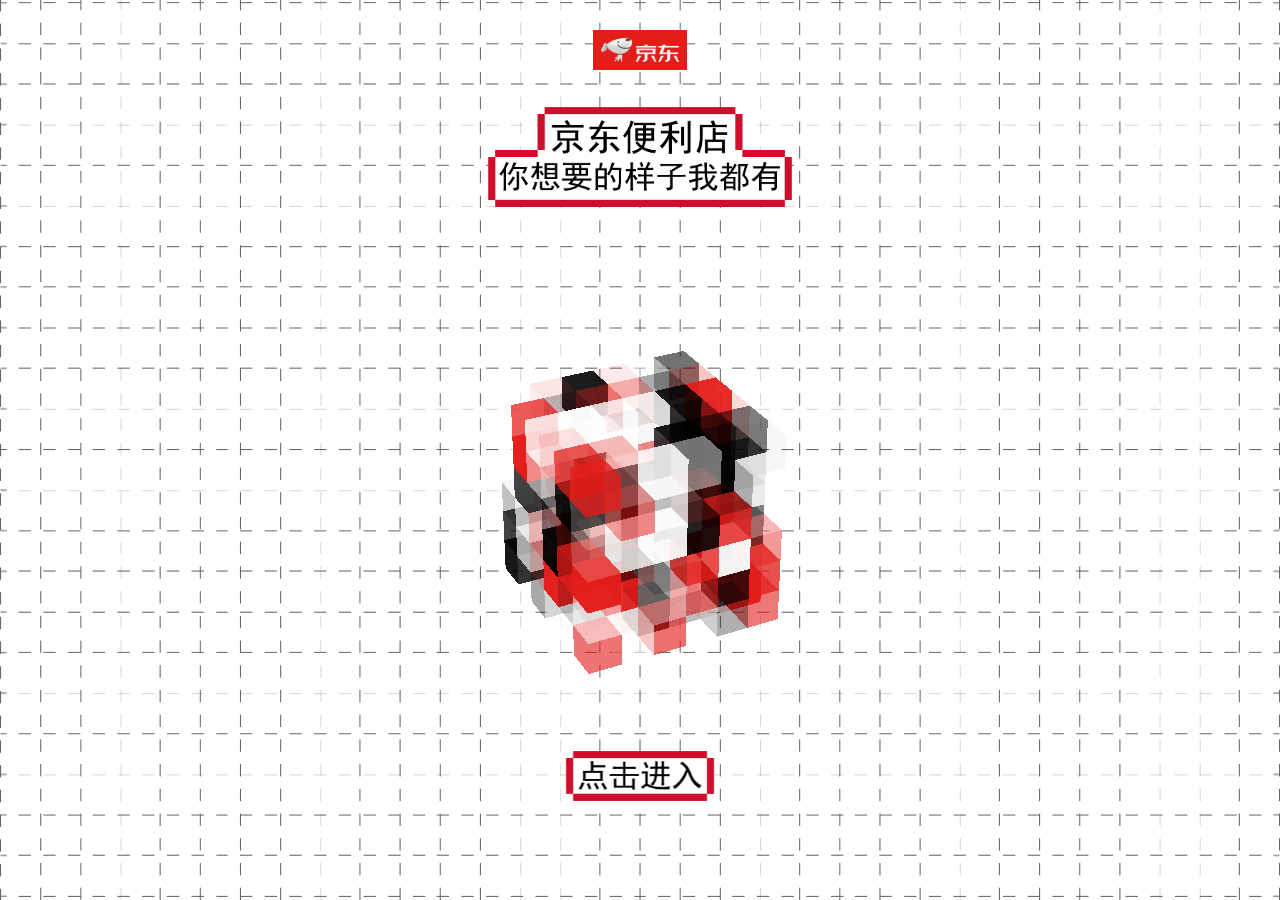
<file: index.html>
<html>
	<head>
		<title>JD convenience shop</title>
        <meta name="viewport" content="width=device-width, user-scalable=no, minimum-scale=1.0, maximum-scale=1.0">
        
        <link rel="stylesheet" type="text/css" href="https://oiooiiio.github.io/jdcvs-h5/css/main.css" />

        <script type="text/javascript" src="https://oiooiiio.github.io/jdcvs-h5/js/three.js"></script>
        <script type="text/javascript" src="https://oiooiiio.github.io/jdcvs-h5/js/stats.js"></script>
        <script type="text/javascript" src="https://oiooiiio.github.io/jdcvs-h5/js/OBJLoader.js" ></script>	
        <script type="text/javascript" src="https://oiooiiio.github.io/jdcvs-h5/js/MTLLoader.js" ></script>
        <script type="text/javascript" src="https://oiooiiio.github.io/jdcvs-h5/js/html2canvas.js" ></script>
    </head>
    <body id="view"> 
        <div id="logo"><img src="https://oiooiiio.github.io/jdcvs-h5/img/jd.png"  alt="JDlogo" height="40pt" /></div>
        <div id="title"><img src="https://oiooiiio.github.io/jdcvs-h5/img/title.png"  alt="title" height="100pt" /></div>
        <div class="botton"><a href="https://oiooiiio.github.io/jdcvs-h5/printing.html" ><img src="https://oiooiiio.github.io/jdcvs-h5/img/enter.png"  alt="botton" height="50pt" /></a></div>
        <script>
            //统一声明变量
            var container, stats;
			var camera, scene, light, raycaster, renderer;
			var mouse = new THREE.Vector2();
            var radius = 100, theta = 0;
            var tanFOV, windowHeight;
            var colors = ['#E31D1A', '#FFFFFF', '#000000'];
            var random_color_index = Math.floor(Math.random() * colors.length);
            var color = colors[random_color_index];
            var obj0 = new THREE.Object3D();
            var hasTouch = 'ontouchstart' in window,
            startEvent = hasTouch ? 'touchstart' : 'mousedown',
            moveEvent = hasTouch ? 'touchmove' : 'mousemove',
            endEvent = hasTouch ? 'touchend' : 'mouseup',
            cancelEvent = hasTouch ? 'touchcancel' : 'mouseup';

            draw();

            function init(){
                //scene
                scene = new THREE.Scene();

                //camera
                camera = new THREE.PerspectiveCamera(30, window.innerWidth/window.innerHeight, 1, 10000);

                // renderer 
                renderer = new THREE.WebGLRenderer({alpha: true});
                renderer.setPixelRatio( window.devicePixelRatio );
                renderer.setSize( window.innerWidth, window.innerHeight );
                document.body.appendChild( renderer.domElement );

                //raycaster
                raycaster = new THREE.Raycaster();

                //light
                light = new THREE.PointLight( 0xFAFAD2 , 0.5);
                light.position.set( 0, 70, -80 );
                scene.add( light );

                light = new THREE.PointLight( 0xFAFAD2 , 1.5);
                light.position.set( 25, 0, 80 );
                scene.add( light );

                for ( var k = 0; k < 6; k ++ ) {
                    for ( var i = 0; i < 6; i ++ ) {
                        for ( var j = 0; j < 6; j ++ ) {
                            var random_color_index = Math.floor(Math.random() * colors.length);
                            var color = colors[random_color_index];
                            var geometry = new THREE.BoxBufferGeometry( 5, 5, 5 );
                            var material = new THREE.MeshBasicMaterial( { color: color, transparent: true, alpha:true} );
                            material.opacity = Math.random();
                            material.transparent = true;
                            var mesh = new THREE.Mesh( geometry, material );
                            mesh.position.x = 11- ( 5 * i );
                            mesh.position.y = 5 - ( 5 * k );;
                            mesh.position.z = 15 - ( 5 * j );
                            mesh.opacity = 0.5;
                            mesh.transparent = true;
                            obj0.add(mesh);
                        }
                    }
                }
                obj0.rotation.x = 0.5;
                obj0.rotation.y = 0.75;
                
                obj0.opacity = 0.1;
                obj0.transparent = obj0.opacity < 1;
                scene.add(obj0);
                             

                // Event Listeners
                document.addEventListener( startEvent , onMouseDown, false );
                document.addEventListener( endEvent , onMouseup, false );
                window.addEventListener( 'resize', onWindowResize, false );

                // remember these initial values
                tanFOV = Math.tan( ( ( Math.PI / 180 ) * camera.fov / 2 ) );
                windowHeight = window.innerHeight;
            }

            function onWindowResize( event ) {

                camera.aspect = window.innerWidth / window.innerHeight;

                // adjust the FOV   屏幕尺寸变化但是模型大小不变
                //camera.fov = ( 360 / Math.PI ) * Math.atan( tanFOV * ( window.innerHeight / windowHeight ) );

                camera.updateProjectionMatrix();
                camera.lookAt( scene.position );

                renderer.setSize( window.innerWidth, window.innerHeight );
            }

            function animate() {
				requestAnimationFrame( animate );
				render();
			}

            function render() {
                theta += 0.01;

                obj0.rotation.y = theta;

                camera.position.z = 240;
				camera.lookAt( scene.position );
				camera.updateMatrixWorld();

                renderer.render( scene, camera );
                
			}
            
            function draw(){
                init();
                animate();
            }
            
            function onMouseDown(event){
                mouseDown = true;
                if(startEvent == 'touchstart')
                {
                    mouseX = event.changedTouches[0].clientX;
                    mouse.set( event.changedTouches[0].clientX, event.changedTouches[0].clientY );
                }
                else{ 
                    mouseX = event.clientX; 
                    mouse.set( event.clientX, event.clientY );
                }

                document.addEventListener( moveEvent , onMouseMove2, false );
                console.log(mouseX);
                
            }

            function onMouseup(event){      
                mouseDown = false;

                document.removeEventListener( moveEvent , onMouseMove2);
            }

            function onMouseMove2(event){
                event.preventDefault();
                if(!mouseDown){
                    return;
                }
                if(startEvent == 'touchstart')
                {
                    var deltaX = event.changedTouches[0].clientX - mouseX;
                    mouseX = event.changedTouches[0].clientX;
                }
                else{ 
                    var deltaX = event.clientX - mouseX;
                    mouseX = event.clientX;
                }       
                
                rotateScene(deltaX);        
                
            }

            //设置模型旋转速度，可以根据自己的需要调整
            function rotateScene(deltaX){
                var deg = deltaX/150;
                //deg 设置模型旋转的弧度
                obj0.rotation.y += deg;
                
                render();
            }

        </script>
    </body>
</html>
</file>
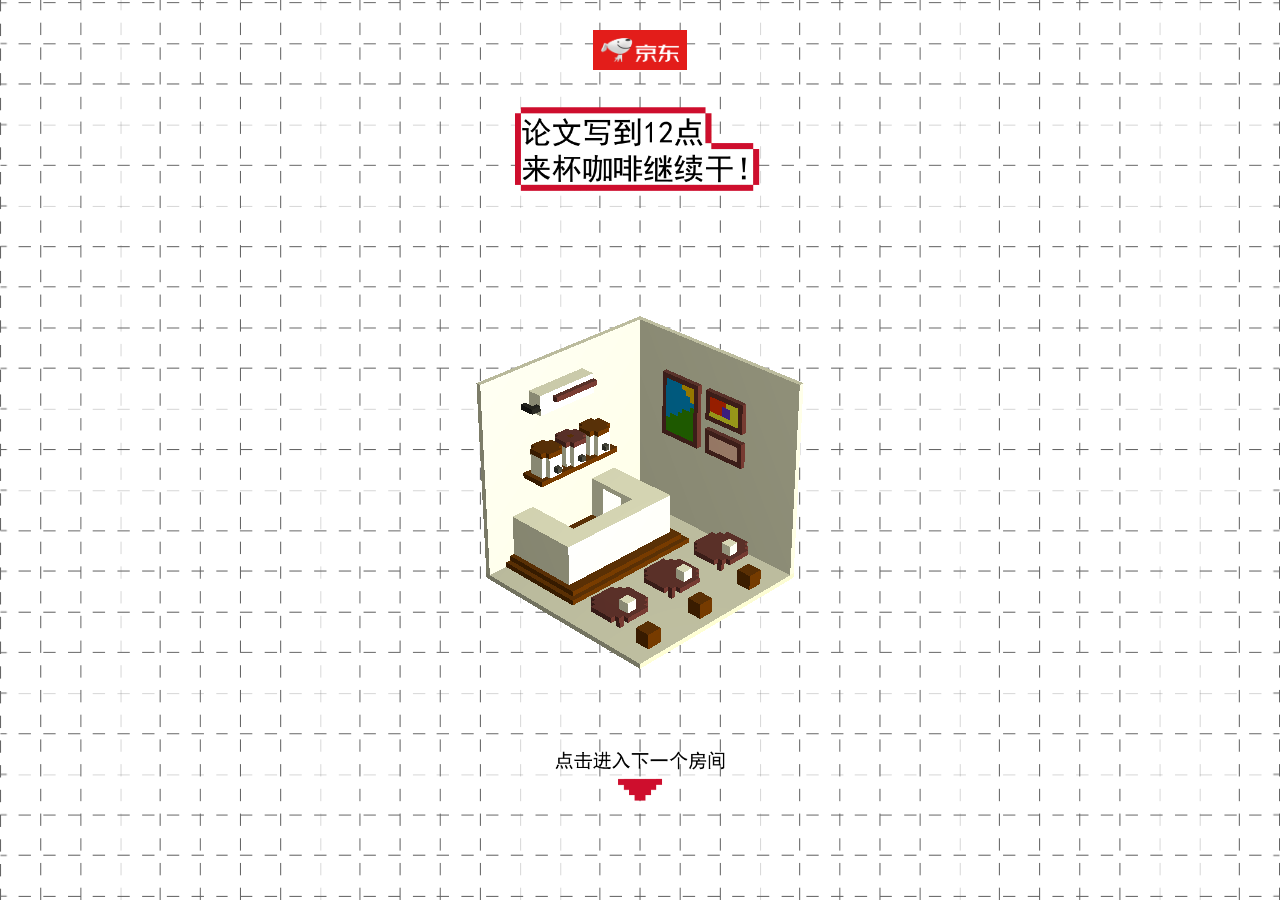
<file: coffee.html>
<html>
	<head>
		<title>Coffee SHOP</title>
        <meta name="viewport" content="width=device-width, user-scalable=no, minimum-scale=1.0, maximum-scale=1.0">
        
        <link rel="stylesheet" type="text/css" href="https://oiooiiio.github.io/jdcvs-h5/css/main.css" />

        <script type="text/javascript" src="https://oiooiiio.github.io/jdcvs-h5/js/three.js"></script>
        <script type="text/javascript" src="https://oiooiiio.github.io/jdcvs-h5/js/stats.js"></script>
        <script type="text/javascript" src="https://oiooiiio.github.io/jdcvs-h5/js/OBJLoader.js" ></script>	
        <script type="text/javascript" src="https://oiooiiio.github.io/jdcvs-h5/js/MTLLoader.js" ></script>
    </head>
    <body> 
        <div id="logo"><img src="https://oiooiiio.github.io/jdcvs-h5/img/jd.png"  alt="JDlogo" height="40pt" /></div>
        <div id="title"><img src="https://oiooiiio.github.io/jdcvs-h5/img/coffee.png"  alt="title" width= 250pt /></div>
        <div class="botton"><a href="https://oiooiiio.github.io/jdcvs-h5/fixing.html"><img src="https://oiooiiio.github.io/jdcvs-h5/img/next.png"  alt="botton" height="50pt" /></div>
        <script>
            //统一声明变量
            var container, stats;
			var camera, scene, light, raycaster, renderer;
            var obj0;
			var mouse = new THREE.Vector2(), INTERSECTED;
            var radius = 100, theta = 0;
            var tanFOV, windowHeight;
            var hasTouch = 'ontouchstart' in window,
            startEvent = hasTouch ? 'touchstart' : 'mousedown',
            moveEvent = hasTouch ? 'touchmove' : 'mousemove',
            endEvent = hasTouch ? 'touchend' : 'mouseup',
            cancelEvent = hasTouch ? 'touchcancel' : 'mouseup';

            draw();

            function init(){
                //scene
                scene = new THREE.Scene();

                //camera
                camera = new THREE.PerspectiveCamera(30, window.innerWidth/window.innerHeight, 1, 10000);

                // renderer 
                renderer = new THREE.WebGLRenderer({alpha: true});
                renderer.setPixelRatio( window.devicePixelRatio );
                renderer.setSize( window.innerWidth, window.innerHeight );
                document.body.appendChild( renderer.domElement );

                //raycaster
                raycaster = new THREE.Raycaster();

                //light
                light = new THREE.PointLight( 0xFAFAD2 , 0.5);
                light.position.set( 0, 70, -80 );
                scene.add( light );

                light = new THREE.PointLight( 0xFAFAD2 , 1.5);
                light.position.set( 25, 0, 80 );
                scene.add( light );

                //instantiate a mtlloader
                var mtlLoader = new THREE.MTLLoader();
                mtlLoader.setPath( 'models/coffee/' );
                mtlLoader.load( 'coffee.mtl', function( materials ) {

                    materials.preload();

                    // instantiate a objloader
                    var objLoader = new THREE.OBJLoader();
                    objLoader.setMaterials( materials );    //为模型添加素材
                    objLoader.setPath( 'models/coffee/' );         //为模型选择导入路径
                    // load a resource
                    objLoader.load(
                        // resource URL
                        '/coffee.obj',
                        // called when resource is loaded
                        function ( object ) {

                            obj0 = object;

                            obj0.position.y -= 0.6;
                            obj0.rotation.x += 0.5;
                            obj0.rotation.y -= 0.25*Math.PI;
                            // obj0.position.x = -1.4;
                            // obj0.position.y = -1.2;

                            object.children[0].geometry.center();
                            scene.add( object );

                        },
                        // called when loading is in progresses
                        function ( xhr ) {

                            console.log( ( xhr.loaded / xhr.total * 100 ) + '% loaded' );

                        },
                        // called when loading has errors
                        function ( error ) {

                            console.log( 'An error happened' );

                        }
                    );
                } );
                

                // Event Listeners
                document.addEventListener( startEvent , onMouseDown, false );
                document.addEventListener( endEvent , onMouseup, false );
                window.addEventListener( 'resize', onWindowResize, false );

                // remember these initial values
                tanFOV = Math.tan( ( ( Math.PI / 180 ) * camera.fov / 2 ) );
                windowHeight = window.innerHeight;
            }

            function onWindowResize( event ) {

                camera.aspect = window.innerWidth / window.innerHeight;

                // adjust the FOV   屏幕尺寸变化但是模型大小不变
                //camera.fov = ( 360 / Math.PI ) * Math.atan( tanFOV * ( window.innerHeight / windowHeight ) );

                camera.updateProjectionMatrix();
                camera.lookAt( scene.position );

                renderer.setSize( window.innerWidth, window.innerHeight );
            }

            function animate() {
				requestAnimationFrame( animate );
				render();
			}

            function render() {
                theta += 0.01;

                //obj0.rotation.y = theta;

                camera.position.z = 30;
				camera.lookAt( scene.position );
				camera.updateMatrixWorld();

                renderer.render( scene, camera );
                
			}
            
            function draw(){
                init();
                animate();
            }
            
            function onMouseDown(event){
                mouseDown = true;
                if(startEvent == 'touchstart')
                {
                    mouseX = event.changedTouches[0].clientX;
                    mouse.set( event.changedTouches[0].clientX, event.changedTouches[0].clientY );
                }
                else{ 
                    mouseX = event.clientX; 
                    mouse.set( event.clientX, event.clientY );
                }

                document.addEventListener( moveEvent , onMouseMove2, false );
                console.log(mouseX);
                
            }

            function onMouseup(event){      
                mouseDown = false;

                document.removeEventListener( moveEvent , onMouseMove2);
            }

            function onMouseMove2(event){
                event.preventDefault();
                if(!mouseDown){
                    return;
                }
                if(startEvent == 'touchstart')
                {
                    var deltaX = event.changedTouches[0].clientX - mouseX;
                    mouseX = event.changedTouches[0].clientX;
                }
                else{ 
                    var deltaX = event.clientX - mouseX;
                    mouseX = event.clientX;
                }       
                
                rotateScene(deltaX);        
                
            }

            //设置模型旋转速度，可以根据自己的需要调整
            function rotateScene(deltaX){
                var deg = deltaX/150;
                //deg 设置模型旋转的弧度
                obj0.rotation.y += deg;
                
                render();
            }


        </script>
    </body>
</html>
</file>
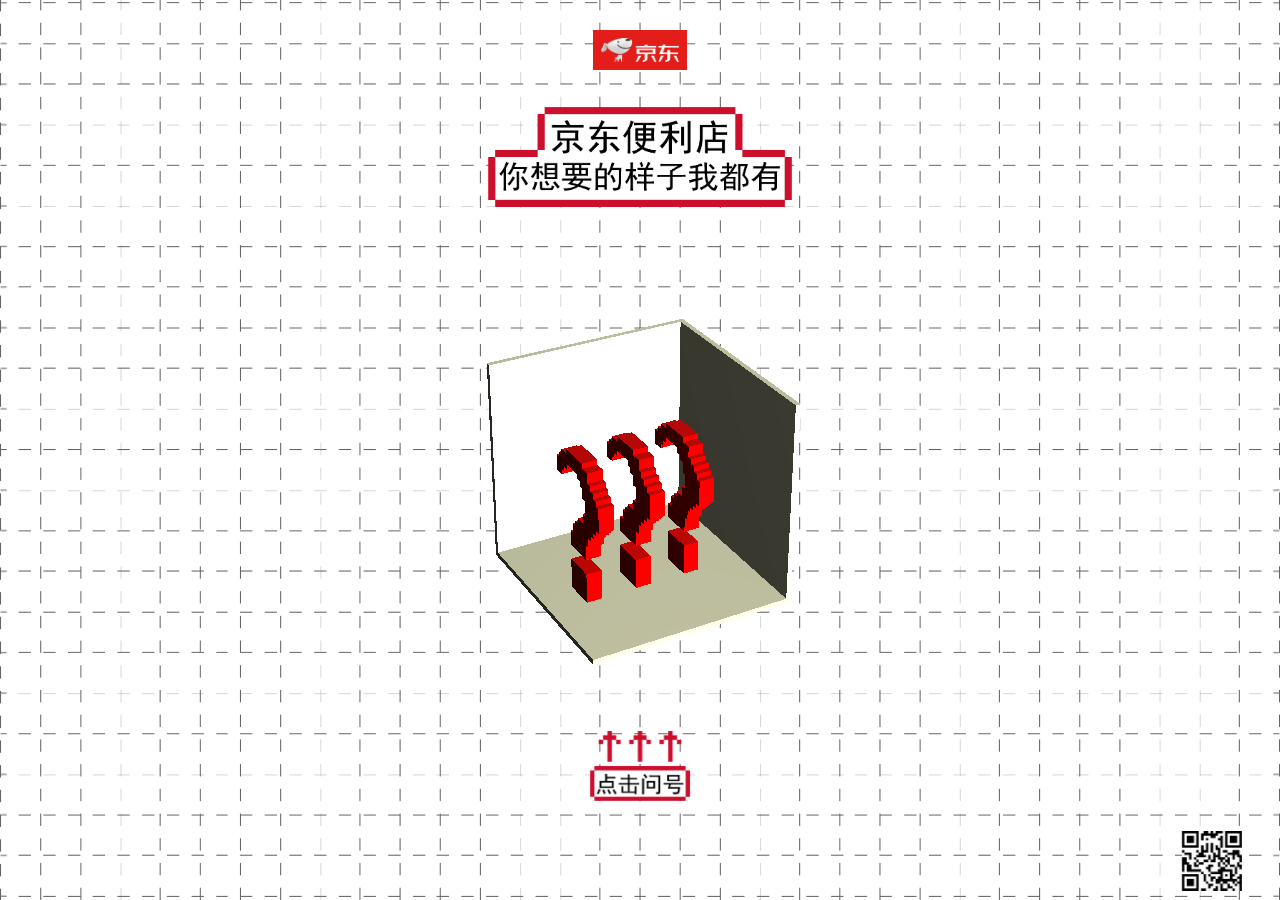
<file: create.html>
<html>
	<head>
		<title>JD convenience shop</title>
        <meta name="viewport" content="width=device-width, user-scalable=no, minimum-scale=1.0, maximum-scale=1.0">
        
        <link rel="stylesheet" type="text/css" href="https://oiooiiio.github.io/jdcvs-h5/css/main.css" />

        <script type="text/javascript" src="https://oiooiiio.github.io/jdcvs-h5/js/three.js"></script>
        <script type="text/javascript" src="https://oiooiiio.github.io/jdcvs-h5/js/stats.js"></script>
        <script type="text/javascript" src="https://oiooiiio.github.io/jdcvs-h5/js/OBJLoader.js" ></script>	
        <script type="text/javascript" src="https://oiooiiio.github.io/jdcvs-h5/js/MTLLoader.js" ></script>
        <script type="text/javascript" src="https://oiooiiio.github.io/jdcvs-h5/js/html2canvas.js" ></script>

    </head>
    <body id="view"> 
        <div id="logo"><img src="https://oiooiiio.github.io/jdcvs-h5/img/jd.png"  alt="JDlogo" height="40pt" /></div>
        <div id="title"><img src="https://oiooiiio.github.io/jdcvs-h5/img/title.png"  alt="title" height="100pt" /></div>
        <div class="botton" id="select" onclick="select();"><img src="https://oiooiiio.github.io/jdcvs-h5/img/question.png"  alt="botton" height="70pt" /></div>
        <div class="botton"  id="create" onclick="takeScreenshot();" style="display:none;"><img src="https://oiooiiio.github.io/jdcvs-h5/img/create.png"  alt="botton" height="70pt" /></div>
        <a id="download" href="" download="downImg"></a>
        <div id="pixel" ><img src="https://oiooiiio.github.io/jdcvs-h5/img//1561027939.png"  alt="botton" height="60pt" /></div>
        <div id="myp"></div>
        <script>
            //统一声明变量
            var container, stats;
			var camera, scene, light, raycaster, renderer;
			var mouse = new THREE.Vector2();
            var radius = 100, theta = -0.5*Math.PI;
            var tanFOV, windowHeight;
            var colors = ['#E31D1A', '#FFFFFF', '#000000'];
            var random_color_index = Math.floor(Math.random() * colors.length);
            var color = colors[random_color_index];
            var obj0, obj1, obj2, obj3, obj4, obj5, obj6 = new THREE.Object3D();
            var hasTouch = 'ontouchstart' in window,
            startEvent = hasTouch ? 'touchstart' : 'mousedown',
            moveEvent = hasTouch ? 'touchmove' : 'mousemove',
            endEvent = hasTouch ? 'touchend' : 'mouseup',
            cancelEvent = hasTouch ? 'touchcancel' : 'mouseup';

            draw();

            function init(){
                //scene
                scene = new THREE.Scene();

                //camera
                camera = new THREE.PerspectiveCamera(30, window.innerWidth/window.innerHeight, 1, 10000);

                // renderer 
                renderer = new THREE.WebGLRenderer({preserveDrawingBuffer:true, alpha: true});
                renderer.setPixelRatio( window.devicePixelRatio );
                renderer.setSize( window.innerWidth, window.innerHeight );
                document.body.appendChild( renderer.domElement );

                //raycaster
                raycaster = new THREE.Raycaster();

                //light
                light = new THREE.PointLight( 0xFAFAD2 , 0.5);
                light.position.set( 0, 70, -80 );
                scene.add( light );

                light = new THREE.PointLight( 0xFAFAD2 , 1.5);
                light.position.set( 25, 0, 80 );
                scene.add( light );

                //instantiate a mtlloader
                var mtlLoader = new THREE.MTLLoader();
                mtlLoader.setPath( 'models/question/' );
                mtlLoader.load( 'question.mtl', function( materials ) {

                    materials.preload();

                    // instantiate a objloader
                    var objLoader = new THREE.OBJLoader();
                    objLoader.setMaterials( materials );    //为模型添加素材
                    objLoader.setPath( 'models/question/' );         //为模型选择导入路径
                    // load a resource
                    objLoader.load(
                        // resource URL
                        '/question.obj',
                        // called when resource is loaded
                        function ( object ) {

                            obj0 = object;

                            obj0.position.y -= 0.6;
                            obj0.rotation.x += 0.5;
                            obj0.rotation.y -= 0.5*Math.PI;
                            // obj0.position.x = -1.4;
                            // obj0.position.y = -1.2;

                            obj0.children[0].geometry.center();
                            scene.add( obj0 );

                        },
                        // called when loading is in progresses
                        function ( xhr ) {

                            console.log( ( xhr.loaded / xhr.total * 100 ) + '% loaded' );

                        },
                        // called when loading has errors
                        function ( error ) {

                            console.log( 'An error happened' );

                        }
                    );
                } );

                var mtlLoader1 = new THREE.MTLLoader();
                mtlLoader1.setPath( 'models/printing/' );
                mtlLoader1.load( 'printing.mtl', function( materials ) {

                    materials.preload();

                    // instantiate a objloader
                    var objLoader = new THREE.OBJLoader();
                    objLoader.setMaterials( materials );    //为模型添加素材
                    objLoader.setPath( 'models/printing/' );         //为模型选择导入路径
                    // load a resource
                    objLoader.load(
                        // resource URL
                        '/printing.obj',
                        // called when resource is loaded
                        function ( object ) {

                            obj1 = object;

                            obj1.position.y -= 0.6;
                            obj1.rotation.x += 0.5;
                            obj1.rotation.y -= 0.25*Math.PI;
                            // obj1.position.x = -1.4;
                            // obj1.position.y = -1.2;

                            obj1.children[0].geometry.center();

                        },
                        // called when loading is in progresses
                        function ( xhr ) {

                            console.log( ( xhr.loaded / xhr.total * 100 ) + '% loaded' );

                        },
                        // called when loading has errors
                        function ( error ) {

                            console.log( 'An error happened' );

                        }
                    );
                } );

                var mtlLoader2 = new THREE.MTLLoader();
                mtlLoader2.setPath( 'models/washing/' );
                mtlLoader2.load( 'washing.mtl', function( materials ) {

                    materials.preload();

                    // instantiate a objloader
                    var objLoader = new THREE.OBJLoader();
                    objLoader.setMaterials( materials );    //为模型添加素材
                    objLoader.setPath( 'models/washing/' );         //为模型选择导入路径
                    // load a resource
                    objLoader.load(
                        // resource URL
                        '/washing.obj',
                        // called when resource is loaded
                        function ( object ) {

                            obj2 = object;

                            obj2.position.y -= 0.6;
                            obj2.rotation.x += 0.5;
                            obj2.rotation.y -= 0.25*Math.PI;
                            // obj2.position.x = -1.4;
                            // obj2.position.y = -1.2;

                            obj2.children[0].geometry.center();

                        },
                        // called when loading is in progresses
                        function ( xhr ) {

                            console.log( ( xhr.loaded / xhr.total * 100 ) + '% loaded' );

                        },
                        // called when loading has errors
                        function ( error ) {

                            console.log( 'An error happened' );

                        }
                    );
                } );

                var mtlLoader3 = new THREE.MTLLoader();
                mtlLoader3.setPath( 'models/selling/' );
                mtlLoader3.load( 'selling.mtl', function( materials ) {

                    materials.preload();

                    // instantiate a objloader
                    var objLoader = new THREE.OBJLoader();
                    objLoader.setMaterials( materials );    //为模型添加素材
                    objLoader.setPath( 'models/selling/' );         //为模型选择导入路径
                    // load a resource
                    objLoader.load(
                        // resource URL
                        '/selling.obj',
                        // called when resource is loaded
                        function ( object ) {

                            obj3 = object;

                            obj3.position.y -= 0.6;
                            obj3.rotation.x += 0.5;
                            obj3.rotation.y -= 0.25*Math.PI;
                            // obj3.position.x = -1.4;
                            // obj3.position.y = -1.2;

                            obj3.children[0].geometry.center();

                        },
                        // called when loading is in progresses
                        function ( xhr ) {

                            console.log( ( xhr.loaded / xhr.total * 100 ) + '% loaded' );

                        },
                        // called when loading has errors
                        function ( error ) {

                            console.log( 'An error happened' );

                        }
                    );
                } );

                var mtlLoader4 = new THREE.MTLLoader();
                mtlLoader4.setPath( 'models/coffee/' );
                mtlLoader4.load( 'coffee.mtl', function( materials ) {

                    materials.preload();

                    // instantiate a objloader
                    var objLoader = new THREE.OBJLoader();
                    objLoader.setMaterials( materials );    //为模型添加素材
                    objLoader.setPath( 'models/coffee/' );         //为模型选择导入路径
                    // load a resource
                    objLoader.load(
                        // resource URL
                        '/coffee.obj',
                        // called when resource is loaded
                        function ( object ) {

                            obj4 = object;

                            obj4.position.y -= 0.6;
                            obj4.rotation.x += 0.5;
                            obj4.rotation.y -= 0.25*Math.PI;
                            // obj4.position.x = -1.4;
                            // obj4.position.y = -1.2;

                            obj4.children[0].geometry.center();

                        },
                        // called when loading is in progresses
                        function ( xhr ) {

                            console.log( ( xhr.loaded / xhr.total * 100 ) + '% loaded' );

                        },
                        // called when loading has errors
                        function ( error ) {

                            console.log( 'An error happened' );

                        }
                    );
                } );

                var mtlLoader5 = new THREE.MTLLoader();
                mtlLoader5.setPath( 'models/expressing/' );
                mtlLoader5.load( 'expressing.mtl', function( materials ) {

                    materials.preload();

                    // instantiate a objloader
                    var objLoader = new THREE.OBJLoader();
                    objLoader.setMaterials( materials );    //为模型添加素材
                    objLoader.setPath( 'models/expressing/' );         //为模型选择导入路径
                    // load a resource
                    objLoader.load(
                        // resource URL
                        '/expressing.obj',
                        // called when resource is loaded
                        function ( object ) {

                            obj5 = object;

                            obj5.position.y -= 0.6;
                            obj5.rotation.x += 0.5;
                            obj5.rotation.y -= 0.25*Math.PI;
                            // obj5.position.x = -1.4;
                            // obj5.position.y = -1.2;

                            obj5.children[0].geometry.center();

                        },
                        // called when loading is in progresses
                        function ( xhr ) {

                            console.log( ( xhr.loaded / xhr.total * 100 ) + '% loaded' );

                        },
                        // called when loading has errors
                        function ( error ) {

                            console.log( 'An error happened' );

                        }
                    );
                } );

                var mtlLoader6 = new THREE.MTLLoader();
                mtlLoader6.setPath( 'models/fixing/' );
                mtlLoader6.load( 'fixing.mtl', function( materials ) {

                    materials.preload();

                    // instantiate a objloader
                    var objLoader = new THREE.OBJLoader();
                    objLoader.setMaterials( materials );    //为模型添加素材
                    objLoader.setPath( 'models/fixing/' );         //为模型选择导入路径
                    // load a resource
                    objLoader.load(
                        // resource URL
                        '/fixing.obj',
                        // called when resource is loaded
                        function ( object ) {

                            obj6 = object;

                            obj6.position.y -= 0.6;
                            obj6.rotation.x += 0.5;
                            obj6.rotation.y -= 0.25*Math.PI;
                            // obj6.position.x = -1.4;
                            // obj6.position.y = -1.2;

                            obj6.children[0].geometry.center();

                        },
                        // called when loading is in progresses
                        function ( xhr ) {

                            console.log( ( xhr.loaded / xhr.total * 100 ) + '% loaded' );

                        },
                        // called when loading has errors
                        function ( error ) {

                            console.log( 'An error happened' );

                        }
                    );
                } );

                // Event Listeners
                document.addEventListener( startEvent , onMouseDown, false );
                document.addEventListener( endEvent , onMouseup, false );
                window.addEventListener( 'resize', onWindowResize, false );

                // remember these initial values
                tanFOV = Math.tan( ( ( Math.PI / 180 ) * camera.fov / 2 ) );
                windowHeight = window.innerHeight;
            }

            function onWindowResize( event ) {

                camera.aspect = window.innerWidth / window.innerHeight;

                // adjust the FOV   屏幕尺寸变化但是模型大小不变
                //camera.fov = ( 360 / Math.PI ) * Math.atan( tanFOV * ( window.innerHeight / windowHeight ) );

                camera.updateProjectionMatrix();
                camera.lookAt( scene.position );

                renderer.setSize( window.innerWidth, window.innerHeight );
            }

            function animate() {
				requestAnimationFrame( animate );
				render();
			}

            function render() {
                theta += 0.01;

                //模型还未加载完毕就会被添加旋转参数 所以可能报错
                obj0.rotation.y = theta;

                camera.position.z = 30;
				camera.lookAt( scene.position );
				camera.updateMatrixWorld();

                renderer.render( scene, camera );
                
			}
            
            function draw(){
                init();
                animate();
            }
            
            function onMouseDown(event){
                mouseDown = true;
                if(startEvent == 'touchstart')
                {
                    mouseX = event.changedTouches[0].clientX;
                    mouse.set( event.changedTouches[0].clientX, event.changedTouches[0].clientY );
                }
                else{ 
                    mouseX = event.clientX; 
                    mouse.set( event.clientX, event.clientY );
                }

                document.addEventListener( moveEvent , onMouseMove2, false );
                console.log(mouseX);
                
            }

            function onMouseup(event){      
                mouseDown = false;

                document.removeEventListener( moveEvent , onMouseMove2);
            }

            function onMouseMove2(event){
                event.preventDefault();
                if(!mouseDown){
                    return;
                }
                if(startEvent == 'touchstart')
                {
                    var deltaX = event.changedTouches[0].clientX - mouseX;
                    mouseX = event.changedTouches[0].clientX;
                }
                else{ 
                    var deltaX = event.clientX - mouseX;
                    mouseX = event.clientX;
                }       
                
                rotateScene(deltaX);        
                
            }

            //设置模型旋转速度，可以根据自己的需要调整
            function rotateScene(deltaX){
                //rotation-speed
                var deg = deltaX/150;
                obj0.rotation.y += deg;
                obj1.rotation.y += deg;
                obj2.rotation.y += deg;
                obj3.rotation.y += deg;
                obj4.rotation.y += deg;
                obj5.rotation.y += deg;
                obj6.rotation.y += deg;
                
                render();
            }

            function select(){
                scene.remove(obj0);
                var mycars=new Array(obj6,obj1,obj2,obj3,obj4,obj5);
                scene.add(mycars[Math.ceil(Math.random()*5)]);     
                document.getElementById("select").style="display:none;";
                document.getElementById("create").style="display:;";
            }

            function takeScreenshot() {
                html2canvas(document.getElementById("view"),{useCORS:true}).then(function(canvas) {
                
                    document.getElementById("download").setAttribute("href",canvas.toDataURL());
                    document.getElementById("download").click();
                    var img =  document.createElement("img");
                    img.src =  canvas.toDataURL();
                    img.style.width = 100 + '%';

                    var myp = document.getElementById('myp'); 
                    myp.appendChild(img);

                    console.log(canvas.toDataURL()); 
                    console.log(document.getElementById("down"));

                }); 
            }
        </script>
    </body>
</html>
</file>
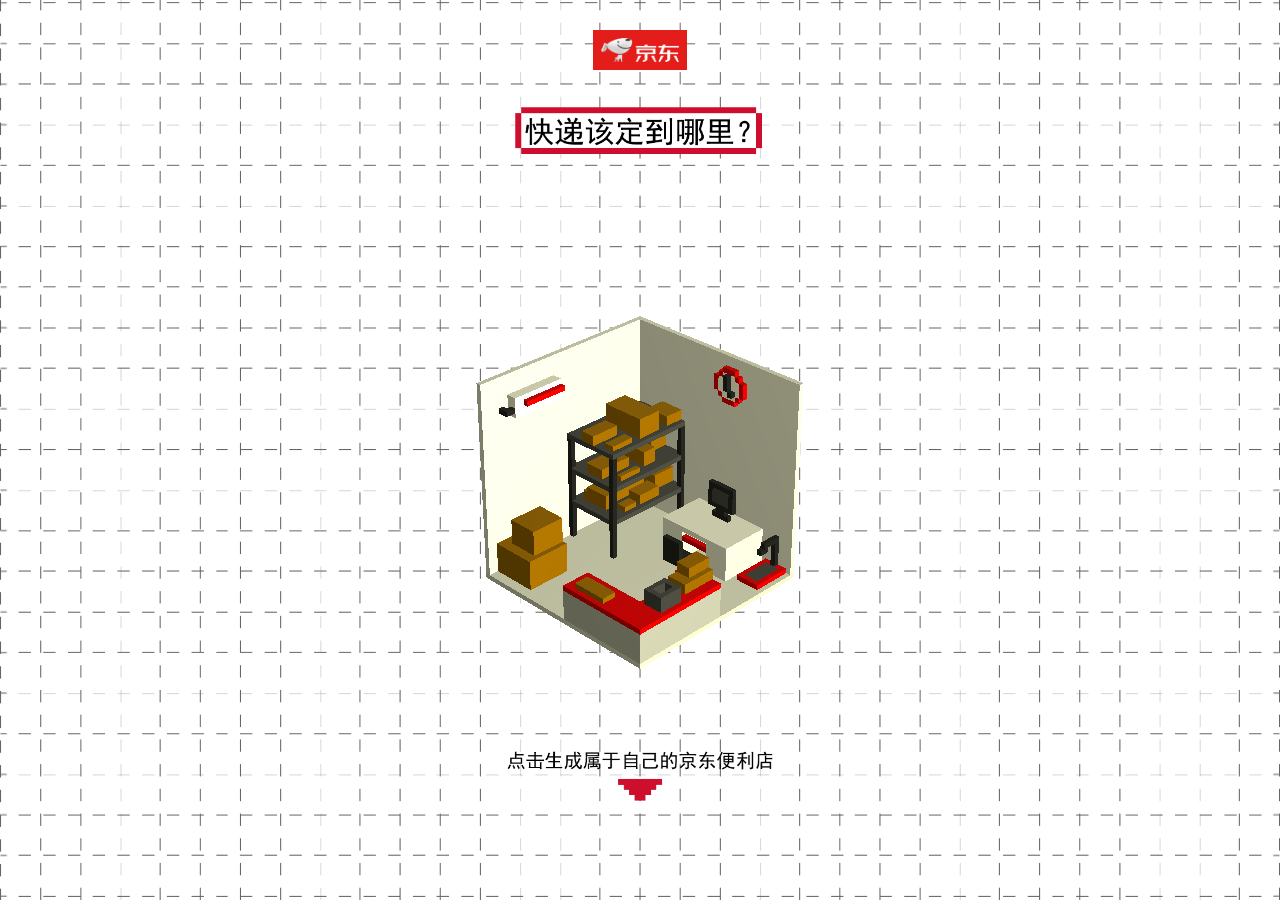
<file: expressing.html>
<html>
	<head>
		<title>Expressing</title>
        <meta name="viewport" content="width=device-width, user-scalable=no, minimum-scale=1.0, maximum-scale=1.0">
        
        <link rel="stylesheet" type="text/css" href="css/main.css" />

        <script type="text/javascript" src="js/three.js"></script>
        <script type="text/javascript" src="js/stats.js"></script>
        <script type="text/javascript" src="js/OBJLoader.js" ></script>	
        <script type="text/javascript" src="js/MTLLoader.js" ></script>
    </head>
    <body> 
        <div id="logo"><img src="img/jd.png"  alt="JDlogo" height="40pt" /></div>
        <div id="title"><img src="img/expressing.png"  alt="title" width= 250pt /></div>
        <div class="botton"><a href="create.html"><img src="img/next-2.png"  alt="botton" height="50pt" /></a></div>
        <script>
            //统一声明变量
            var container, stats;
			var camera, scene, light, raycaster, renderer;
            var obj0;
			var mouse = new THREE.Vector2(), INTERSECTED;
            var radius = 100, theta = 0;
            var tanFOV, windowHeight;
            var hasTouch = 'ontouchstart' in window,
            startEvent = hasTouch ? 'touchstart' : 'mousedown',
            moveEvent = hasTouch ? 'touchmove' : 'mousemove',
            endEvent = hasTouch ? 'touchend' : 'mouseup',
            cancelEvent = hasTouch ? 'touchcancel' : 'mouseup';

            draw();

            function init(){
                //scene
                scene = new THREE.Scene();

                //camera
                camera = new THREE.PerspectiveCamera(30, window.innerWidth/window.innerHeight, 1, 10000);

                // renderer 
                renderer = new THREE.WebGLRenderer({alpha: true});
                renderer.setPixelRatio( window.devicePixelRatio );
                renderer.setSize( window.innerWidth, window.innerHeight );
                document.body.appendChild( renderer.domElement );

                //raycaster
                raycaster = new THREE.Raycaster();

                //light
                light = new THREE.PointLight( 0xFAFAD2 , 0.5);
                light.position.set( 0, 70, -80 );
                scene.add( light );

                light = new THREE.PointLight( 0xFAFAD2 , 1.5);
                light.position.set( 25, 0, 80 );
                scene.add( light );

                //instantiate a mtlloader
                var mtlLoader = new THREE.MTLLoader();
                mtlLoader.setPath( 'models/expressing/' );
                mtlLoader.load( 'expressing.mtl', function( materials ) {

                    materials.preload();

                    // instantiate a objloader
                    var objLoader = new THREE.OBJLoader();
                    objLoader.setMaterials( materials );    //为模型添加素材
                    objLoader.setPath( 'models/expressing/' );         //为模型选择导入路径
                    // load a resource
                    objLoader.load(
                        // resource URL
                        '/expressing.obj',
                        // called when resource is loaded
                        function ( object ) {

                            obj0 = object;

                            obj0.position.y -= 0.6;
                            obj0.rotation.x += 0.5;
                            obj0.rotation.y -= 0.25*Math.PI;
                            // obj0.position.x = -1.4;
                            // obj0.position.y = -1.2;

                            object.children[0].geometry.center();
                            scene.add( object );

                        },
                        // called when loading is in progresses
                        function ( xhr ) {

                            console.log( ( xhr.loaded / xhr.total * 100 ) + '% loaded' );

                        },
                        // called when loading has errors
                        function ( error ) {

                            console.log( 'An error happened' );

                        }
                    );
                } );
                

                // Event Listeners
                document.addEventListener( startEvent , onMouseDown, false );
                document.addEventListener( endEvent , onMouseup, false );
                window.addEventListener( 'resize', onWindowResize, false );

                // remember these initial values
                tanFOV = Math.tan( ( ( Math.PI / 180 ) * camera.fov / 2 ) );
                windowHeight = window.innerHeight;
            }

            function onWindowResize( event ) {

                camera.aspect = window.innerWidth / window.innerHeight;

                // adjust the FOV   屏幕尺寸变化但是模型大小不变
                //camera.fov = ( 360 / Math.PI ) * Math.atan( tanFOV * ( window.innerHeight / windowHeight ) );

                camera.updateProjectionMatrix();
                camera.lookAt( scene.position );

                renderer.setSize( window.innerWidth, window.innerHeight );
            }

            function animate() {
				requestAnimationFrame( animate );
				render();
			}

            function render() {
                theta += 0.01;

                //obj0.rotation.y = theta;

                camera.position.z = 30;
				camera.lookAt( scene.position );
				camera.updateMatrixWorld();

                renderer.render( scene, camera );
                
			}
            
            function draw(){
                init();
                animate();
            }
            
            function onMouseDown(event){
                mouseDown = true;
                if(startEvent == 'touchstart')
                {
                    mouseX = event.changedTouches[0].clientX;
                    mouse.set( event.changedTouches[0].clientX, event.changedTouches[0].clientY );
                }
                else{ 
                    mouseX = event.clientX; 
                    mouse.set( event.clientX, event.clientY );
                }

                document.addEventListener( moveEvent , onMouseMove2, false );
                console.log(mouseX);
                
            }

            function onMouseup(event){      
                mouseDown = false;

                document.removeEventListener( moveEvent , onMouseMove2);
            }

            function onMouseMove2(event){
                event.preventDefault();
                if(!mouseDown){
                    return;
                }
                if(startEvent == 'touchstart')
                {
                    var deltaX = event.changedTouches[0].clientX - mouseX;
                    mouseX = event.changedTouches[0].clientX;
                }
                else{ 
                    var deltaX = event.clientX - mouseX;
                    mouseX = event.clientX;
                }       
                
                rotateScene(deltaX);        
                
            }

            //设置模型旋转速度，可以根据自己的需要调整
            function rotateScene(deltaX){
                var deg = deltaX/150;
                //deg 设置模型旋转的弧度
                obj0.rotation.y += deg;
                
                render();
            }


        </script>
    </body>
</html>
</file>
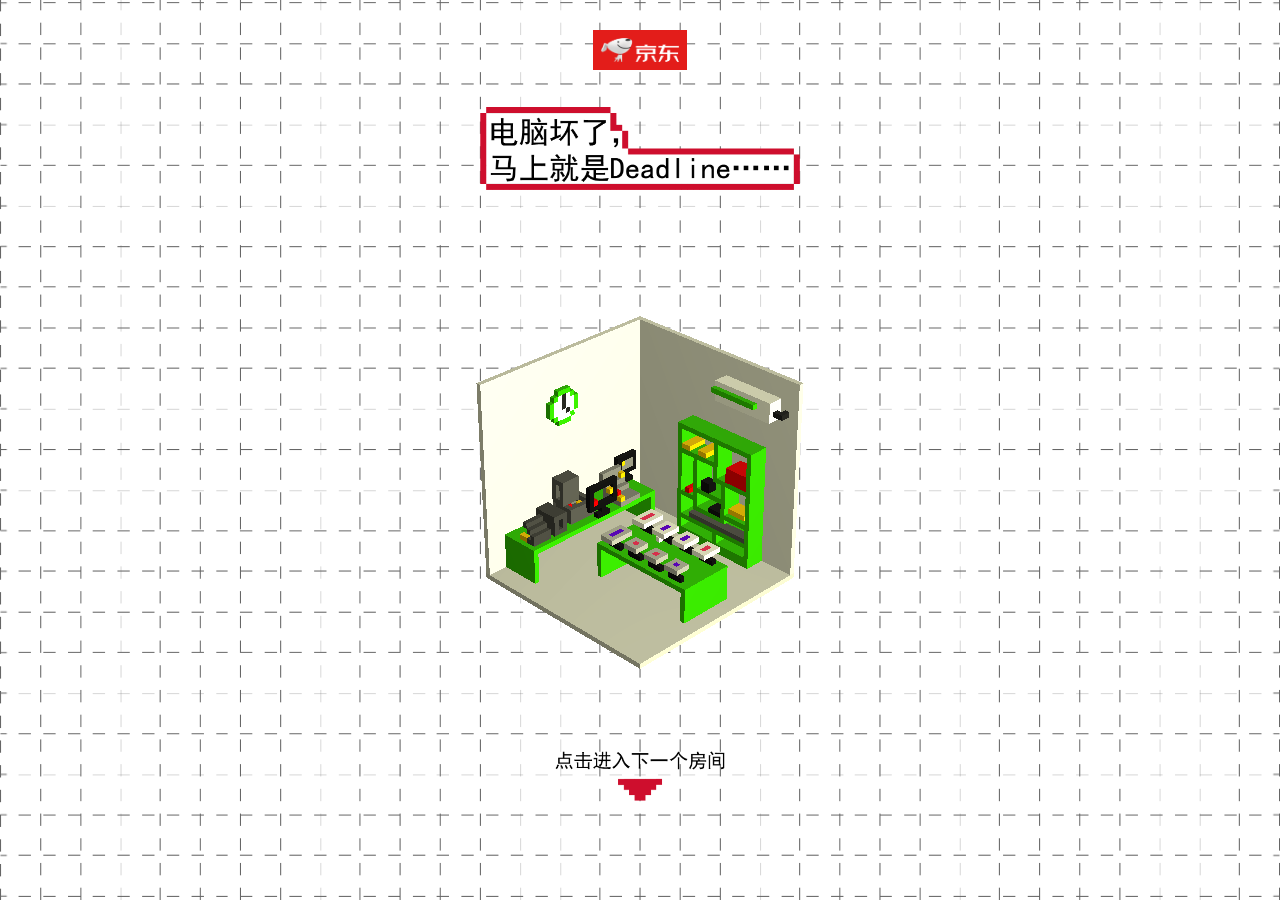
<file: fixing.html>
<html>
	<head>
		<title>Fixing</title>
        <meta name="viewport" content="width=device-width, user-scalable=no, minimum-scale=1.0, maximum-scale=1.0">
        
        <link rel="stylesheet" type="text/css" href="https://oiooiiio.github.io/jdcvs-h5/css/main.css" />

        <script type="text/javascript" src="https://oiooiiio.github.io/jdcvs-h5/js/three.js"></script>
        <script type="text/javascript" src="https://oiooiiio.github.io/jdcvs-h5/js/stats.js"></script>
        <script type="text/javascript" src="https://oiooiiio.github.io/jdcvs-h5/js/OBJLoader.js" ></script>	
        <script type="text/javascript" src="https://oiooiiio.github.io/jdcvs-h5/js/MTLLoader.js" ></script>
    </head>
    <body> 
        <div id="logo"><img src="https://oiooiiio.github.io/jdcvs-h5/img/jd.png"  alt="JDlogo" height="40pt" /></div>
        <div id="title"><img src="https://oiooiiio.github.io/jdcvs-h5/img/fixing.png"  alt="title" width= 320pt /></div>
        <div class="botton"><a href="https://oiooiiio.github.io/jdcvs-h5/expressing.html"><img src="https://oiooiiio.github.io/jdcvs-h5/img/next.png"  alt="botton" height="50pt" /></div>
        <script>
            //统一声明变量
            var container, stats;
			var camera, scene, light, raycaster, renderer;
            var obj0;
			var mouse = new THREE.Vector2(), INTERSECTED;
            var radius = 100, theta = 0;
            var tanFOV, windowHeight;
            var hasTouch = 'ontouchstart' in window,
            startEvent = hasTouch ? 'touchstart' : 'mousedown',
            moveEvent = hasTouch ? 'touchmove' : 'mousemove',
            endEvent = hasTouch ? 'touchend' : 'mouseup',
            cancelEvent = hasTouch ? 'touchcancel' : 'mouseup';

            draw();

            function init(){
                //scene
                scene = new THREE.Scene();

                //camera
                camera = new THREE.PerspectiveCamera(30, window.innerWidth/window.innerHeight, 1, 10000);

                // renderer 
                renderer = new THREE.WebGLRenderer({alpha: true});
                renderer.setPixelRatio( window.devicePixelRatio );
                renderer.setSize( window.innerWidth, window.innerHeight );
                document.body.appendChild( renderer.domElement );

                //raycaster
                raycaster = new THREE.Raycaster();

                //light
                light = new THREE.PointLight( 0xFAFAD2 , 0.5);
                light.position.set( 0, 70, -80 );
                scene.add( light );

                light = new THREE.PointLight( 0xFAFAD2 , 1.5);
                light.position.set( 25, 0, 80 );
                scene.add( light );

                //instantiate a mtlloader
                var mtlLoader = new THREE.MTLLoader();
                mtlLoader.setPath( 'models/fixing/' );
                mtlLoader.load( 'fixing.mtl', function( materials ) {

                    materials.preload();

                    // instantiate a objloader
                    var objLoader = new THREE.OBJLoader();
                    objLoader.setMaterials( materials );    //为模型添加素材
                    objLoader.setPath( 'models/fixing/' );         //为模型选择导入路径
                    // load a resource
                    objLoader.load(
                        // resource URL
                        '/fixing.obj',
                        // called when resource is loaded
                        function ( object ) {

                            obj0 = object;

                            obj0.position.y -= 0.6;
                            obj0.rotation.x += 0.5;
                            obj0.rotation.y -= 0.25*Math.PI;
                            // obj0.position.x = -1.4;
                            // obj0.position.y = -1.2;

                            object.children[0].geometry.center();
                            scene.add( object );

                        },
                        // called when loading is in progresses
                        function ( xhr ) {

                            console.log( ( xhr.loaded / xhr.total * 100 ) + '% loaded' );

                        },
                        // called when loading has errors
                        function ( error ) {

                            console.log( 'An error happened' );

                        }
                    );
                } );
                

                // Event Listeners
                document.addEventListener( startEvent , onMouseDown, false );
                document.addEventListener( endEvent , onMouseup, false );
                window.addEventListener( 'resize', onWindowResize, false );

                // remember these initial values
                tanFOV = Math.tan( ( ( Math.PI / 180 ) * camera.fov / 2 ) );
                windowHeight = window.innerHeight;
            }

            function onWindowResize( event ) {

                camera.aspect = window.innerWidth / window.innerHeight;

                // adjust the FOV   屏幕尺寸变化但是模型大小不变
                //camera.fov = ( 360 / Math.PI ) * Math.atan( tanFOV * ( window.innerHeight / windowHeight ) );

                camera.updateProjectionMatrix();
                camera.lookAt( scene.position );

                renderer.setSize( window.innerWidth, window.innerHeight );
            }

            function animate() {
				requestAnimationFrame( animate );
				render();
			}

            function render() {
                theta += 0.01;

                //obj0.rotation.y = theta;

                camera.position.z = 30;
				camera.lookAt( scene.position );
				camera.updateMatrixWorld();

                renderer.render( scene, camera );
                
			}
            
            function draw(){
                init();
                animate();
            }
            
            function onMouseDown(event){
                mouseDown = true;
                if(startEvent == 'touchstart')
                {
                    mouseX = event.changedTouches[0].clientX;
                    mouse.set( event.changedTouches[0].clientX, event.changedTouches[0].clientY );
                }
                else{ 
                    mouseX = event.clientX; 
                    mouse.set( event.clientX, event.clientY );
                }

                document.addEventListener( moveEvent , onMouseMove2, false );
                console.log(mouseX);
                
            }

            function onMouseup(event){      
                mouseDown = false;

                document.removeEventListener( moveEvent , onMouseMove2);
            }

            function onMouseMove2(event){
                event.preventDefault();
                if(!mouseDown){
                    return;
                }
                if(startEvent == 'touchstart')
                {
                    var deltaX = event.changedTouches[0].clientX - mouseX;
                    mouseX = event.changedTouches[0].clientX;
                }
                else{ 
                    var deltaX = event.clientX - mouseX;
                    mouseX = event.clientX;
                }       
                
                rotateScene(deltaX);        
                
            }

            //设置模型旋转速度，可以根据自己的需要调整
            function rotateScene(deltaX){
                var deg = deltaX/150;
                //deg 设置模型旋转的弧度
                obj0.rotation.y += deg;
                
                render();
            }


        </script>
    </body>
</html>
</file>
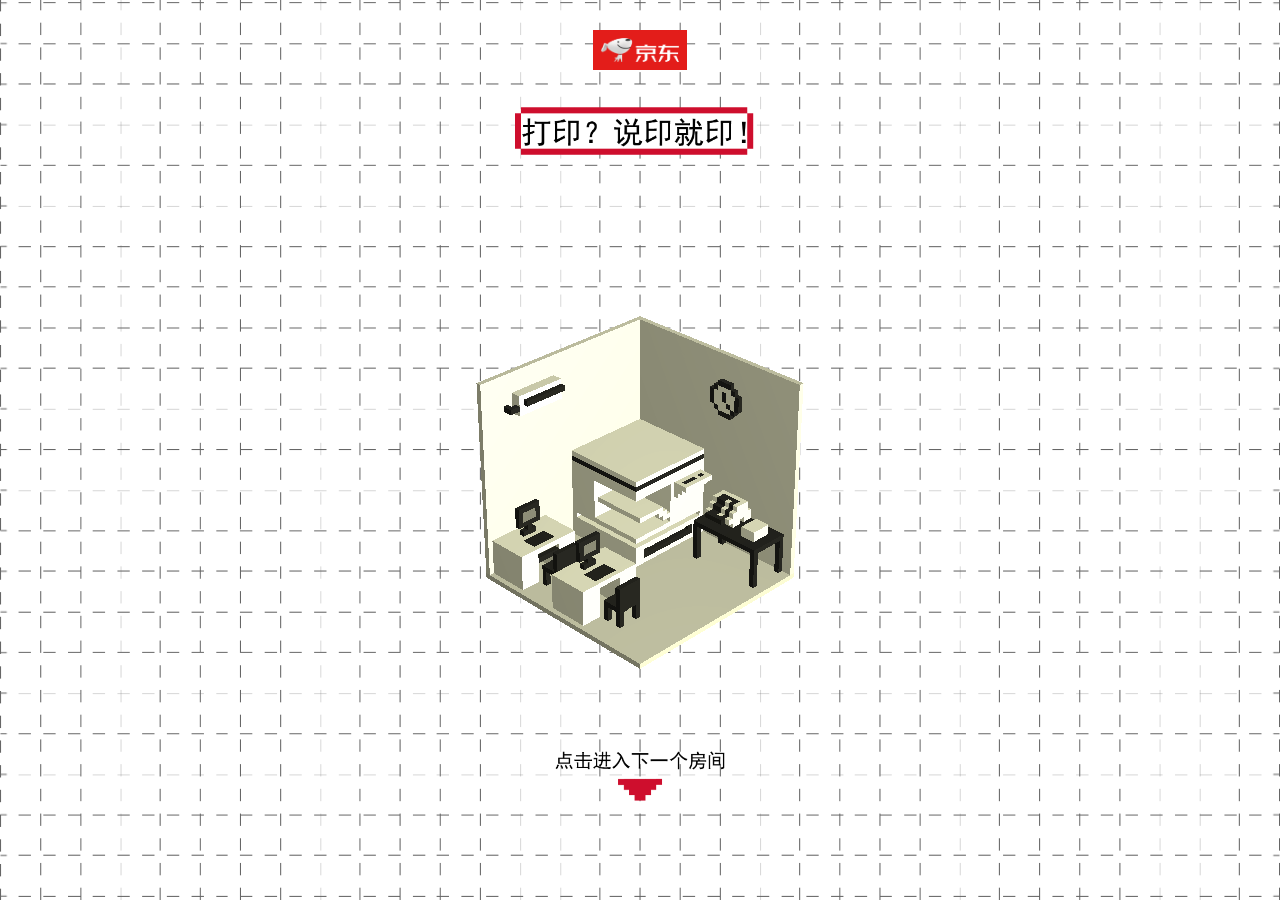
<file: printing.html>
<html>
	<head>
		<title>Printing</title>
        <meta name="viewport" content="width=device-width, user-scalable=no, minimum-scale=1.0, maximum-scale=1.0">
        
        <link rel="stylesheet" type="text/css" href="https://oiooiiio.github.io/jdcvs-h5/css/main.css" />

        <script type="text/javascript" src="https://oiooiiio.github.io/jdcvs-h5/js/three.js"></script>
        <script type="text/javascript" src="https://oiooiiio.github.io/jdcvs-h5/js/stats.js"></script>
        <script type="text/javascript" src="https://oiooiiio.github.io/jdcvs-h5/js/OBJLoader.js" ></script>	
        <script type="text/javascript" src="https://oiooiiio.github.io/jdcvs-h5/js/MTLLoader.js" ></script>
    </head>
    <body> 
        <div id="logo"><img src="https://oiooiiio.github.io/jdcvs-h5/img/jd.png"  alt="JDlogo" height="40pt" /></div>
        <div id="title"><img src="https://oiooiiio.github.io/jdcvs-h5/img/printing.png"  alt="title" width= 250pt /></div>
        <div class="botton"><a href="https://oiooiiio.github.io/jdcvs-h5/washing.html"><img src="https://oiooiiio.github.io/jdcvs-h5/img/next.png"  alt="botton" height="50pt" /></a></div>
        <script>
            //统一声明变量
            var container, stats;
			var camera, scene, light, raycaster, renderer;
            var obj0;
			var mouse = new THREE.Vector2(), INTERSECTED;
            var radius = 100, theta = 0;
            var tanFOV, windowHeight;
            var hasTouch = 'ontouchstart' in window,
            startEvent = hasTouch ? 'touchstart' : 'mousedown',
            moveEvent = hasTouch ? 'touchmove' : 'mousemove',
            endEvent = hasTouch ? 'touchend' : 'mouseup',
            cancelEvent = hasTouch ? 'touchcancel' : 'mouseup';

            draw();

            function init(){
                //scene
                scene = new THREE.Scene();

                //camera
                camera = new THREE.PerspectiveCamera(30, window.innerWidth/window.innerHeight, 1, 10000);

                // renderer 
                renderer = new THREE.WebGLRenderer({alpha: true});
                renderer.setPixelRatio( window.devicePixelRatio );
                renderer.setSize( window.innerWidth, window.innerHeight );
                document.body.appendChild( renderer.domElement );

                //raycaster
                raycaster = new THREE.Raycaster();

                //light
                light = new THREE.PointLight( 0xFAFAD2 , 0.5);
                light.position.set( 0, 70, -80 );
                scene.add( light );

                light = new THREE.PointLight( 0xFAFAD2 , 1.5);
                light.position.set( 25, 0, 80 );
                scene.add( light );

                //instantiate a mtlloader
                var mtlLoader = new THREE.MTLLoader();
                mtlLoader.setPath( 'models/printing/' );
                mtlLoader.load( 'printing.mtl', function( materials ) {

                    materials.preload();

                    // instantiate a objloader
                    var objLoader = new THREE.OBJLoader();
                    objLoader.setMaterials( materials );    //为模型添加素材
                    objLoader.setPath( 'models/printing/' );         //为模型选择导入路径
                    // load a resource
                    objLoader.load(
                        // resource URL
                        '/printing.obj',
                        // called when resource is loaded
                        function ( object ) {

                            obj0 = object;

                            obj0.position.y -= 0.6;
                            obj0.rotation.x += 0.5;
                            obj0.rotation.y -= 0.25*Math.PI;
                            // obj0.position.x = -1.4;
                            // obj0.position.y = -1.2;

                            object.children[0].geometry.center();
                            scene.add( object );

                        },
                        // called when loading is in progresses
                        function ( xhr ) {

                            console.log( ( xhr.loaded / xhr.total * 100 ) + '% loaded' );

                        },
                        // called when loading has errors
                        function ( error ) {

                            console.log( 'An error happened' );

                        }
                    );
                } );
                

                // Event Listeners
                document.addEventListener( startEvent , onMouseDown, false );
                document.addEventListener( endEvent , onMouseup, false );
                window.addEventListener( 'resize', onWindowResize, false );

                // remember these initial values
                tanFOV = Math.tan( ( ( Math.PI / 180 ) * camera.fov / 2 ) );
                windowHeight = window.innerHeight;
            }

            function onWindowResize( event ) {

                camera.aspect = window.innerWidth / window.innerHeight;

                // adjust the FOV   屏幕尺寸变化但是模型大小不变
                //camera.fov = ( 360 / Math.PI ) * Math.atan( tanFOV * ( window.innerHeight / windowHeight ) );

                camera.updateProjectionMatrix();
                camera.lookAt( scene.position );

                renderer.setSize( window.innerWidth, window.innerHeight );
            }

            function animate() {
				requestAnimationFrame( animate );
				render();
			}

            function render() {
                theta += 0.01;

                //obj0.rotation.y = theta;

                camera.position.z = 30;
				camera.lookAt( scene.position );
				camera.updateMatrixWorld();

                renderer.render( scene, camera );
                
			}
            
            function draw(){
                init();
                animate();
            }
            
            function onMouseDown(event){
                
                mouseDown = true;
                if(startEvent == 'touchstart')
                {
                    mouseX = event.changedTouches[0].clientX;
                    mouse.set( event.changedTouches[0].clientX, event.changedTouches[0].clientY );
                }
                else{ 
                    mouseX = event.clientX; 
                    mouse.set( event.clientX, event.clientY );
                }

                document.addEventListener( moveEvent , onMouseMove2, false );
                console.log(mouseX);
                
            }

            function onMouseup(event){      
                mouseDown = false;

                document.removeEventListener( moveEvent , onMouseMove2);
            }

            function onMouseMove2(event){
                event.preventDefault();
                if(!mouseDown){
                    return;
                }
                if(startEvent == 'touchstart')
                {
                    var deltaX = event.changedTouches[0].clientX - mouseX;
                    mouseX = event.changedTouches[0].clientX;
                }
                else{ 
                    var deltaX = event.clientX - mouseX;
                    mouseX = event.clientX;
                }       
                
                rotateScene(deltaX);        
                
            }

            //设置模型旋转速度，可以根据自己的需要调整
            function rotateScene(deltaX){
                var deg = deltaX/150;
                //deg 设置模型旋转的弧度
                obj0.rotation.y += deg;
                
                render();
            }
        </script>
    </body>
</html>
</file>
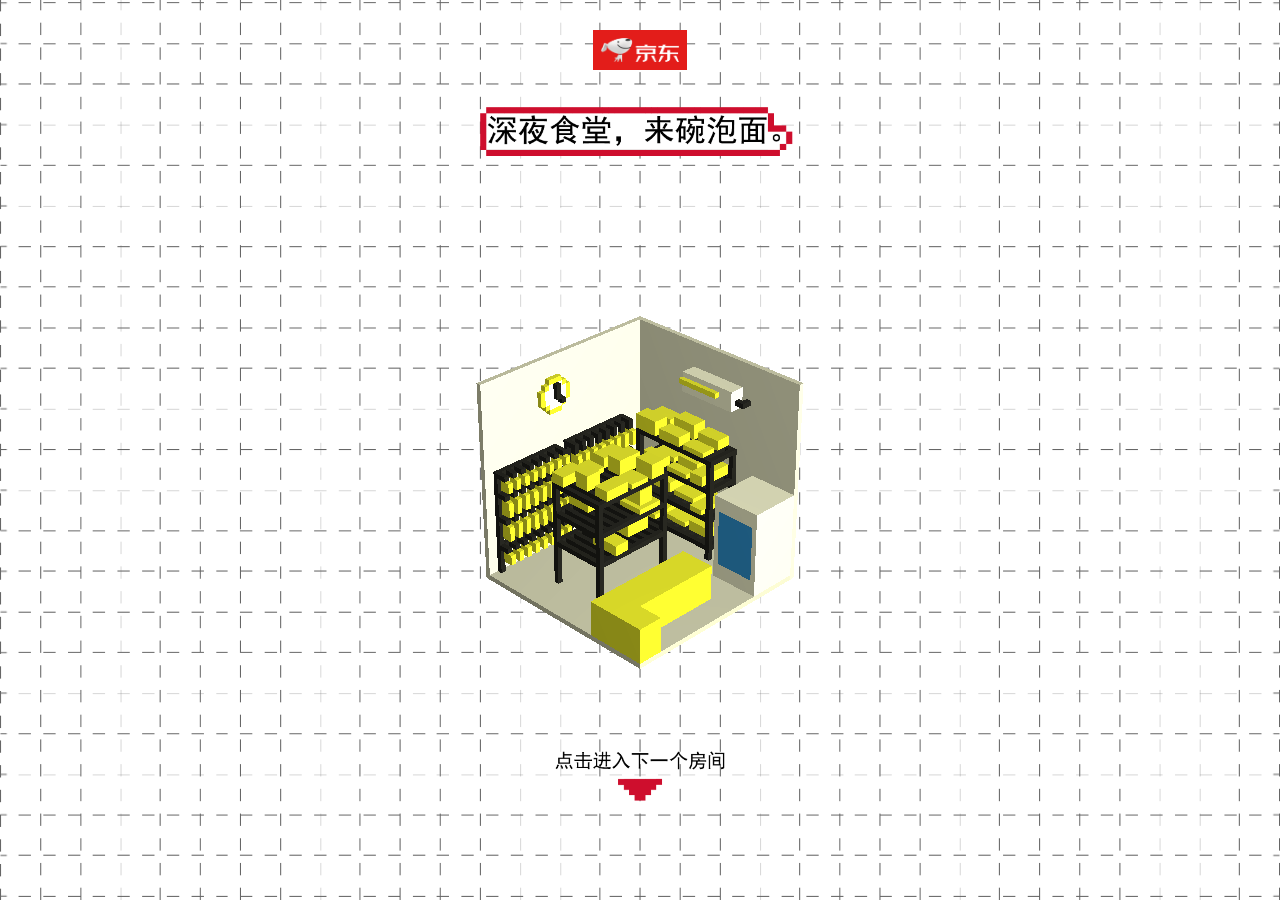
<file: selling.html>
<html>
	<head>
		<title>Selling</title>
        <meta name="viewport" content="width=device-width, user-scalable=no, minimum-scale=1.0, maximum-scale=1.0">
        
        <link rel="stylesheet" type="text/css" href="https://oiooiiio.github.io/jdcvs-h5/css/main.css" />

        <script type="text/javascript" src="https://oiooiiio.github.io/jdcvs-h5/js/three.js"></script>
        <script type="text/javascript" src="https://oiooiiio.github.io/jdcvs-h5/js/stats.js"></script>
        <script type="text/javascript" src="https://oiooiiio.github.io/jdcvs-h5/js/OBJLoader.js" ></script>	
        <script type="text/javascript" src="https://oiooiiio.github.io/jdcvs-h5/js/MTLLoader.js" ></script>
    </head>
    <body> 
        <div id="logo"><img src="img/jd.png"  alt="JDlogo" height="40pt" /></div>
        <div id="title"><img src="img/selling.png"  alt="title" width= 320pt /></div>
        <div class="botton"><a href="coffee.html"><img src="img/next.png"  alt="botton" height="50pt" /></div>
        <script>
            //统一声明变量
            var container, stats;
			var camera, scene, light, raycaster, renderer;
            var obj0;
			var mouse = new THREE.Vector2(), INTERSECTED;
            var radius = 100, theta = 0;
            var tanFOV, windowHeight;
            var hasTouch = 'ontouchstart' in window,
            startEvent = hasTouch ? 'touchstart' : 'mousedown',
            moveEvent = hasTouch ? 'touchmove' : 'mousemove',
            endEvent = hasTouch ? 'touchend' : 'mouseup',
            cancelEvent = hasTouch ? 'touchcancel' : 'mouseup';

            draw();

            function init(){
                //scene
                scene = new THREE.Scene();

                //camera
                camera = new THREE.PerspectiveCamera(30, window.innerWidth/window.innerHeight, 1, 10000);

                // renderer 
                renderer = new THREE.WebGLRenderer({alpha: true});
                renderer.setPixelRatio( window.devicePixelRatio );
                renderer.setSize( window.innerWidth, window.innerHeight );
                document.body.appendChild( renderer.domElement );

                //raycaster
                raycaster = new THREE.Raycaster();

                //light
                light = new THREE.PointLight( 0xFAFAD2 , 0.5);
                light.position.set( 0, 70, -80 );
                scene.add( light );

                light = new THREE.PointLight( 0xFAFAD2 , 1.5);
                light.position.set( 25, 0, 80 );
                scene.add( light );

                //instantiate a mtlloader
                var mtlLoader = new THREE.MTLLoader();
                mtlLoader.setPath( 'models/selling/' );
                mtlLoader.load( 'selling.mtl', function( materials ) {

                    materials.preload();

                    // instantiate a objloader
                    var objLoader = new THREE.OBJLoader();
                    objLoader.setMaterials( materials );    //为模型添加素材
                    objLoader.setPath( 'models/selling/' );         //为模型选择导入路径
                    // load a resource
                    objLoader.load(
                        // resource URL
                        '/selling.obj',
                        // called when resource is loaded
                        function ( object ) {

                            obj0 = object;

                            obj0.position.y -= 0.6;
                            obj0.rotation.x += 0.5;
                            obj0.rotation.y -= 0.25*Math.PI;
                            // obj0.position.x = -1.4;
                            // obj0.position.y = -1.2;

                            object.children[0].geometry.center();
                            scene.add( object );

                        },
                        // called when loading is in progresses
                        function ( xhr ) {

                            console.log( ( xhr.loaded / xhr.total * 100 ) + '% loaded' );

                        },
                        // called when loading has errors
                        function ( error ) {

                            console.log( 'An error happened' );

                        }
                    );
                } );
                

                // Event Listeners
                document.addEventListener( startEvent , onMouseDown, false );
                document.addEventListener( endEvent , onMouseup, false );
                window.addEventListener( 'resize', onWindowResize, false );

                // remember these initial values
                tanFOV = Math.tan( ( ( Math.PI / 180 ) * camera.fov / 2 ) );
                windowHeight = window.innerHeight;
            }

            function onWindowResize( event ) {

                camera.aspect = window.innerWidth / window.innerHeight;

                // adjust the FOV   屏幕尺寸变化但是模型大小不变
                //camera.fov = ( 360 / Math.PI ) * Math.atan( tanFOV * ( window.innerHeight / windowHeight ) );

                camera.updateProjectionMatrix();
                camera.lookAt( scene.position );

                renderer.setSize( window.innerWidth, window.innerHeight );
            }

            function animate() {
				requestAnimationFrame( animate );
				render();
			}

            function render() {
                theta += 0.01;

                //obj0.rotation.y = theta;

                camera.position.z = 30;
				camera.lookAt( scene.position );
				camera.updateMatrixWorld();

                renderer.render( scene, camera );
                
			}
            
            function draw(){
                init();
                animate();
            }
            
            function onMouseDown(event){
                mouseDown = true;
                if(startEvent == 'touchstart')
                {
                    mouseX = event.changedTouches[0].clientX;
                    mouse.set( event.changedTouches[0].clientX, event.changedTouches[0].clientY );
                }
                else{ 
                    mouseX = event.clientX; 
                    mouse.set( event.clientX, event.clientY );
                }

                document.addEventListener( moveEvent , onMouseMove2, false );
                console.log(mouseX);
                
            }

            function onMouseup(event){      
                mouseDown = false;

                document.removeEventListener( moveEvent , onMouseMove2);
            }

            function onMouseMove2(event){
                event.preventDefault();
                if(!mouseDown){
                    return;
                }
                if(startEvent == 'touchstart')
                {
                    var deltaX = event.changedTouches[0].clientX - mouseX;
                    mouseX = event.changedTouches[0].clientX;
                }
                else{ 
                    var deltaX = event.clientX - mouseX;
                    mouseX = event.clientX;
                }       
                
                rotateScene(deltaX);        
                
            }

            //设置模型旋转速度，可以根据自己的需要调整
            function rotateScene(deltaX){
                var deg = deltaX/150;
                //deg 设置模型旋转的弧度
                obj0.rotation.y += deg;
                
                render();
            }


        </script>
    </body>
</html>
</file>
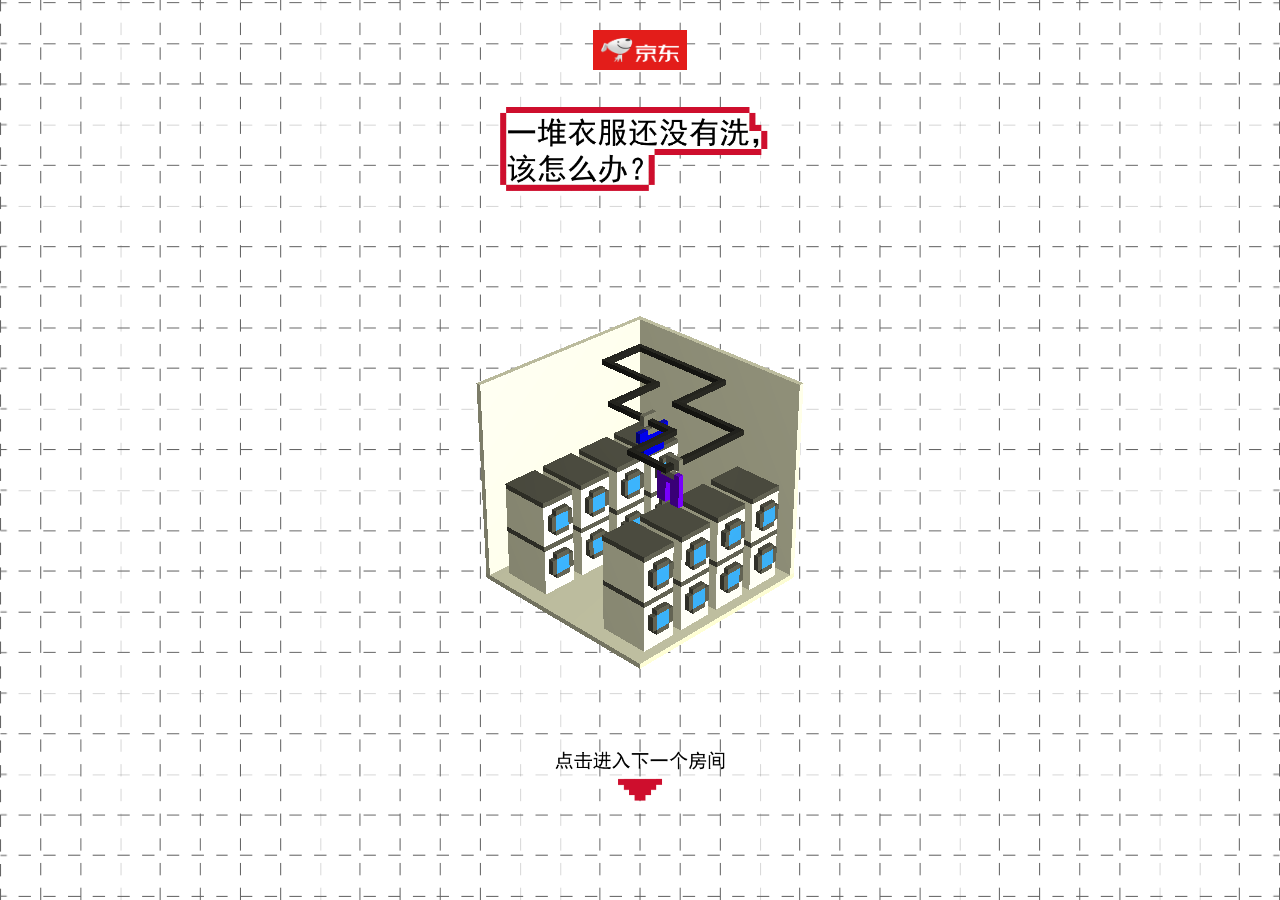
<file: washing.html>
<html>
	<head>
		<title>Washing</title>
        <meta name="viewport" content="width=device-width, user-scalable=no, minimum-scale=1.0, maximum-scale=1.0">
        
        <link rel="stylesheet" type="text/css" href="https://oiooiiio.github.io/jdcvs-h5/css/main.css" />

        <script type="text/javascript" src="https://oiooiiio.github.io/jdcvs-h5/js/three.js"></script>
        <script type="text/javascript" src="https://oiooiiio.github.io/jdcvs-h5/js/stats.js"></script>
        <script type="text/javascript" src="https://oiooiiio.github.io/jdcvs-h5/js/OBJLoader.js" ></script>	
        <script type="text/javascript" src="https://oiooiiio.github.io/jdcvs-h5/js/MTLLoader.js" ></script>
    </head>
    <body> 
        <div id="logo"><img src="https://oiooiiio.github.io/jdcvs-h5/img/jd.png"  alt="JDlogo" height="40pt" /></div>
        <div id="title"><img src="https://oiooiiio.github.io/jdcvs-h5/img/washing.png"  alt="title" width= 280pt /></div>
        <div class="botton"><a href="https://oiooiiio.github.io/jdcvs-h5/selling.html"><img src="https://oiooiiio.github.io/jdcvs-h5/img/next.png"  alt="botton" height="50pt" /></div>
        <script>
            //统一声明变量
            var container, stats;
			var camera, scene, light, raycaster, renderer;
            var obj0;
			var mouse = new THREE.Vector2(), INTERSECTED;
            var radius = 100, theta = 0;
            var tanFOV, windowHeight;
            var hasTouch = 'ontouchstart' in window,
            startEvent = hasTouch ? 'touchstart' : 'mousedown',
            moveEvent = hasTouch ? 'touchmove' : 'mousemove',
            endEvent = hasTouch ? 'touchend' : 'mouseup',
            cancelEvent = hasTouch ? 'touchcancel' : 'mouseup';

            draw();

            function init(){
                //scene
                scene = new THREE.Scene();

                //camera
                camera = new THREE.PerspectiveCamera(30, window.innerWidth/window.innerHeight, 1, 10000);

                // renderer 
                renderer = new THREE.WebGLRenderer({alpha: true});
                renderer.setPixelRatio( window.devicePixelRatio );
                renderer.setSize( window.innerWidth, window.innerHeight );
                document.body.appendChild( renderer.domElement );

                //raycaster
                raycaster = new THREE.Raycaster();

                //light
                light = new THREE.PointLight( 0xFAFAD2 , 0.5);
                light.position.set( 0, 70, -80 );
                scene.add( light );

                light = new THREE.PointLight( 0xFAFAD2 , 1.5);
                light.position.set( 25, 0, 80 );
                scene.add( light );

                //instantiate a mtlloader
                var mtlLoader = new THREE.MTLLoader();
                mtlLoader.setPath( 'models/washing/' );
                mtlLoader.load( 'washing.mtl', function( materials ) {

                    materials.preload();

                    // instantiate a objloader
                    var objLoader = new THREE.OBJLoader();
                    objLoader.setMaterials( materials );    //为模型添加素材
                    objLoader.setPath( 'models/washing/' );         //为模型选择导入路径
                    // load a resource
                    objLoader.load(
                        // resource URL
                        '/washing.obj',
                        // called when resource is loaded
                        function ( object ) {

                            obj0 = object;

                            obj0.position.y -= 0.6;
                            obj0.rotation.x += 0.5;
                            obj0.rotation.y -= 0.25*Math.PI;
                            // obj0.position.x = -1.4;
                            // obj0.position.y = -1.2;

                            object.children[0].geometry.center();
                            scene.add( object );

                        },
                        // called when loading is in progresses
                        function ( xhr ) {

                            console.log( ( xhr.loaded / xhr.total * 100 ) + '% loaded' );

                        },
                        // called when loading has errors
                        function ( error ) {

                            console.log( 'An error happened' );

                        }
                    );
                } );
                

                // Event Listeners
                document.addEventListener( startEvent , onMouseDown, false );
                document.addEventListener( endEvent , onMouseup, false );
                window.addEventListener( 'resize', onWindowResize, false );

                // remember these initial values
                tanFOV = Math.tan( ( ( Math.PI / 180 ) * camera.fov / 2 ) );
                windowHeight = window.innerHeight;
            }

            function onWindowResize( event ) {

                camera.aspect = window.innerWidth / window.innerHeight;

                // adjust the FOV   屏幕尺寸变化但是模型大小不变
                //camera.fov = ( 360 / Math.PI ) * Math.atan( tanFOV * ( window.innerHeight / windowHeight ) );

                camera.updateProjectionMatrix();
                camera.lookAt( scene.position );

                renderer.setSize( window.innerWidth, window.innerHeight );
            }

            function animate() {
				requestAnimationFrame( animate );
				render();
			}

            function render() {
                theta += 0.01;

                //obj0.rotation.y = theta;

                camera.position.z = 30;
				camera.lookAt( scene.position );
				camera.updateMatrixWorld();

                renderer.render( scene, camera );
                
			}
            
            function draw(){
                init();
                animate();
            }
            
            function onMouseDown(event){
                mouseDown = true;
                if(startEvent == 'touchstart')
                {
                    mouseX = event.changedTouches[0].clientX;
                    mouse.set( event.changedTouches[0].clientX, event.changedTouches[0].clientY );
                }
                else{ 
                    mouseX = event.clientX; 
                    mouse.set( event.clientX, event.clientY );
                }

                document.addEventListener( moveEvent , onMouseMove2, false );
                console.log(mouseX);
                
            }

            function onMouseup(event){      
                mouseDown = false;

                document.removeEventListener( moveEvent , onMouseMove2);
            }

            function onMouseMove2(event){
                event.preventDefault();
                if(!mouseDown){
                    return;
                }
                if(startEvent == 'touchstart')
                {
                    var deltaX = event.changedTouches[0].clientX - mouseX;
                    mouseX = event.changedTouches[0].clientX;
                }
                else{ 
                    var deltaX = event.clientX - mouseX;
                    mouseX = event.clientX;
                }       
                
                rotateScene(deltaX);        
                
            }

            //设置模型旋转速度，可以根据自己的需要调整
            function rotateScene(deltaX){
                var deg = deltaX/150;
                //deg 设置模型旋转的弧度
                obj0.rotation.y += deg;
                
                render();
            }


        </script>
    </body>
</html>
</file>
<file: css/main.css>
body { 
    background-image: url("https://oiooiiio.github.io/jdcvs-h5/img/bg.png");
    background-position: center center;
    background-repeat: no-repeat;
    background-attachment: fixed;
    background-size: cover;
    margin: 0px;
    overflow: hidden; 
    height: 100%;
    -moz-user-select: none;
    -webkit-user-select: none; 
    -ms-user-select: none; 
    -khtml-user-select: none;
    user-select: none;
}
canvas { display: block; }
#logo{ 
    position:absolute;
    text-align: center;
    padding-top: 30px;
    width: 100%;
}
#title{
    position:absolute;
    text-align: center;
    padding-top: 80pt;
    width: 100%;    
}
.botton{
    position:absolute;
    text-align: center;
    width: 100%;
    bottom: 11%;
    user-select: none;
}
#pixel{
    position:absolute;
    text-align: right;
    width: 100%;
    right: 3%;
    bottom: 1%;
    user-select: none;
}
#myp{
    position:absolute;
}
a{
    -webkit-tap-highlight-color: rgba(255, 255, 255, 0);
    -webkit-user-select: none;
    -moz-user-focus: none;
    -moz-user-select: none;
}
* { touch-action: pan-y; }

.wrap{position:relative;color:#fff; height: 100%; overflow: hidden;}
.item {width: 100%;height: 100%;overflow: hidden;}

.item-1 {background-image: url("https://oiooiiio.github.io/jdcvs-h5/img/bg.png");}
.item-2 {background-image: url("https://oiooiiio.github.io/jdcvs-h5/img/bg.png");}
</file>
